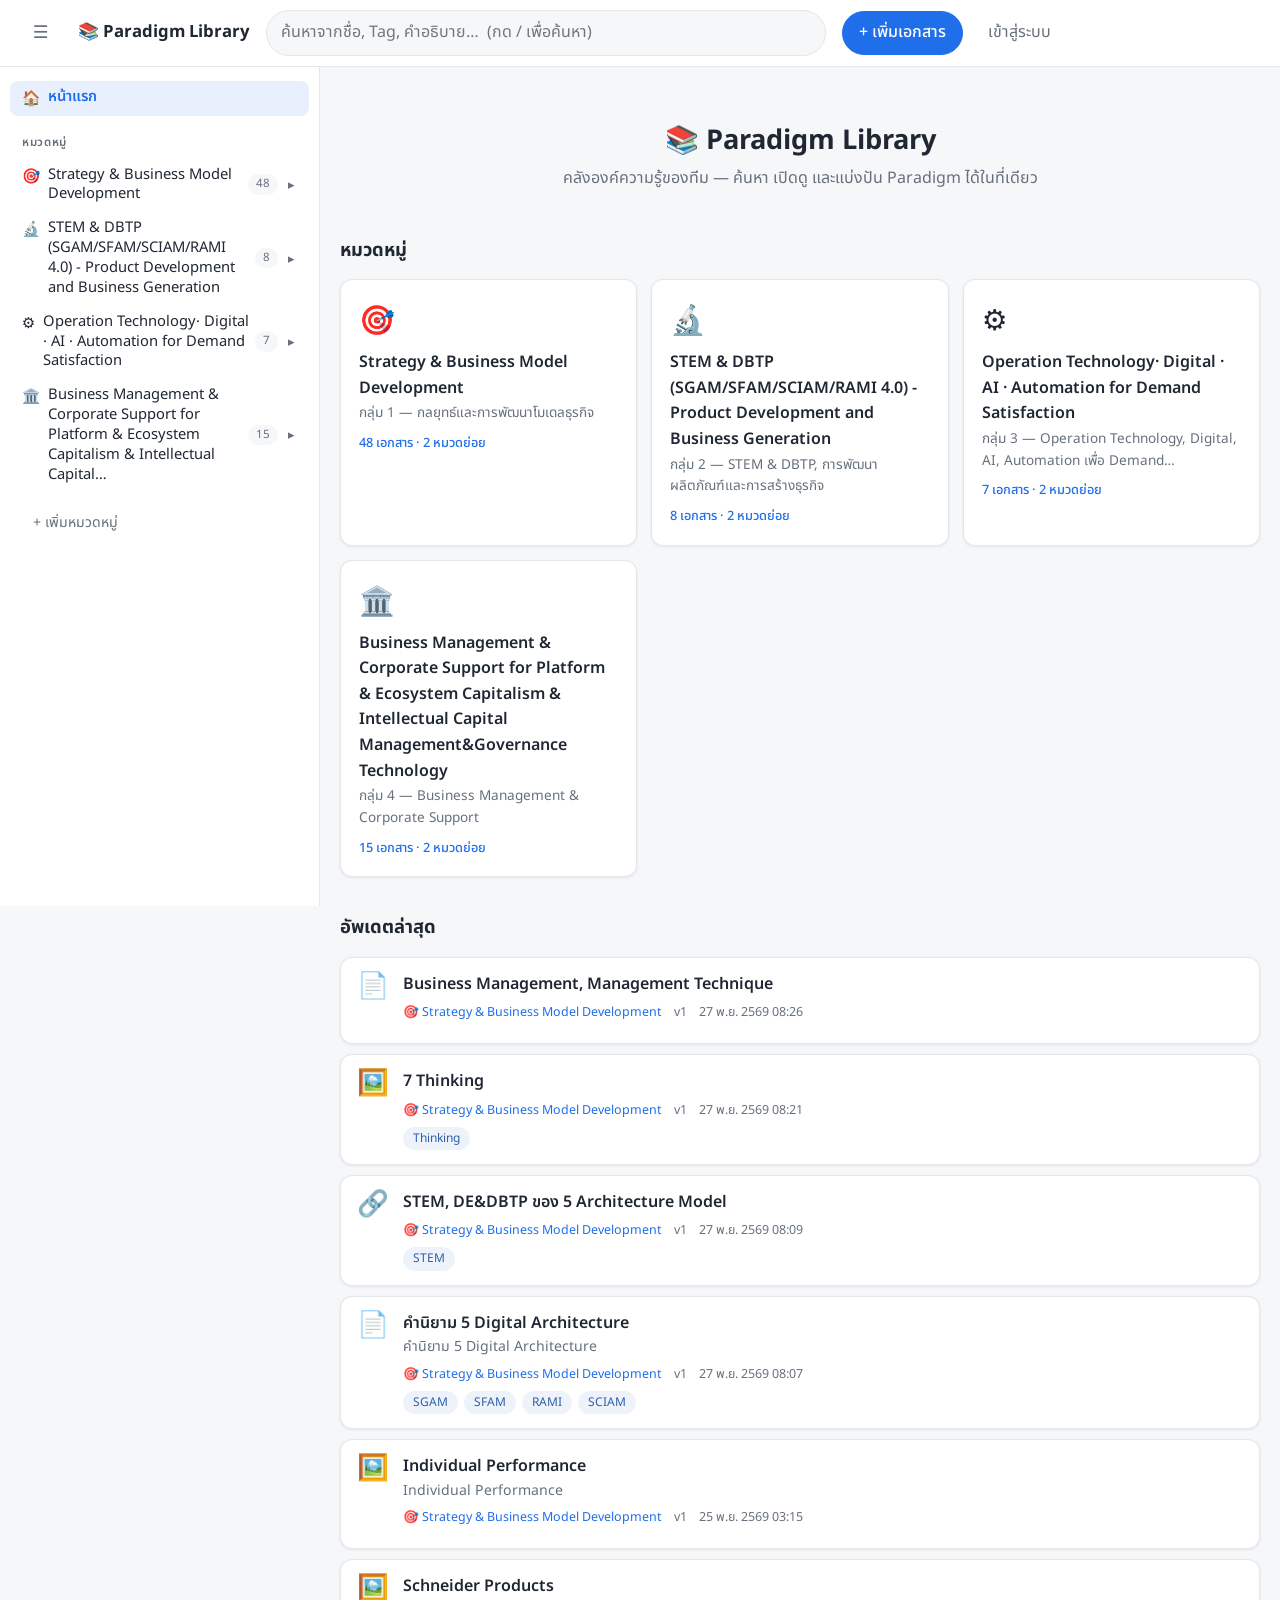
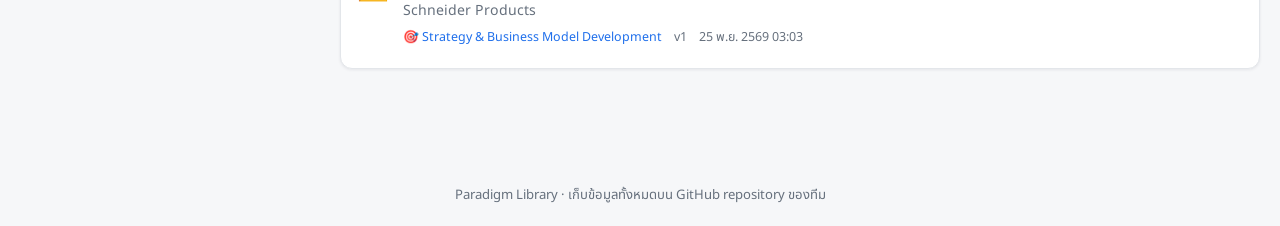
<file: index.html>
<!DOCTYPE html>
<html lang="th">
<head>
  <meta charset="UTF-8" />
  <meta name="viewport" content="width=device-width, initial-scale=1.0" />
  <title>Paradigm Library</title>
  <link rel="icon" href="data:image/svg+xml,<svg xmlns='http://www.w3.org/2000/svg' viewBox='0 0 100 100'><text y='.9em' font-size='90'>📚</text></svg>" />
  <link rel="preconnect" href="https://fonts.googleapis.com" />
  <link rel="preconnect" href="https://fonts.gstatic.com" crossorigin />
  <link href="https://fonts.googleapis.com/css2?family=Noto+Sans+Thai:wght@400;500;600;700&display=swap" rel="stylesheet" />
  <link rel="stylesheet" href="css/styles.css" />
</head>
<body>
  <header class="topbar">
    <button class="btn btn-ghost sidebar-toggle" id="btn-sidebar-toggle" aria-label="ซ่อน/แสดงเมนูหมวดหมู่" title="ซ่อน/แสดงเมนูหมวดหมู่">☰</button>
    <a class="brand" href="#/">📚 <span>Paradigm Library</span></a>
    <div class="search-wrap">
      <input id="search-input" type="search" placeholder="ค้นหาจากชื่อ, Tag, คำอธิบาย…  (กด / เพื่อค้นหา)" autocomplete="off" />
      <div id="search-dropdown" class="search-dropdown"></div>
    </div>
    <div class="topbar-actions">
      <button class="btn btn-primary" id="btn-add-doc">+ เพิ่มเอกสาร</button>
      <span id="auth-area"></span>
    </div>
  </header>

  <div class="layout">
    <aside class="sidebar" id="sidebar">
      <nav id="sidebar-nav"></nav>
      <button class="btn btn-ghost sidebar-add" id="btn-add-category">+ เพิ่มหมวดหมู่</button>
    </aside>
    <div class="sidebar-backdrop" id="sidebar-backdrop"></div>
    <main id="app" class="container"></main>
  </div>

  <footer class="footer">Paradigm Library · เก็บข้อมูลทั้งหมดบน GitHub repository ของทีม</footer>

  <div id="modal-root"></div>
  <div id="toast" class="toast"></div>

  <script src="js/github.js"></script>
  <script src="js/app.js"></script>
</body>
</html>
</file>
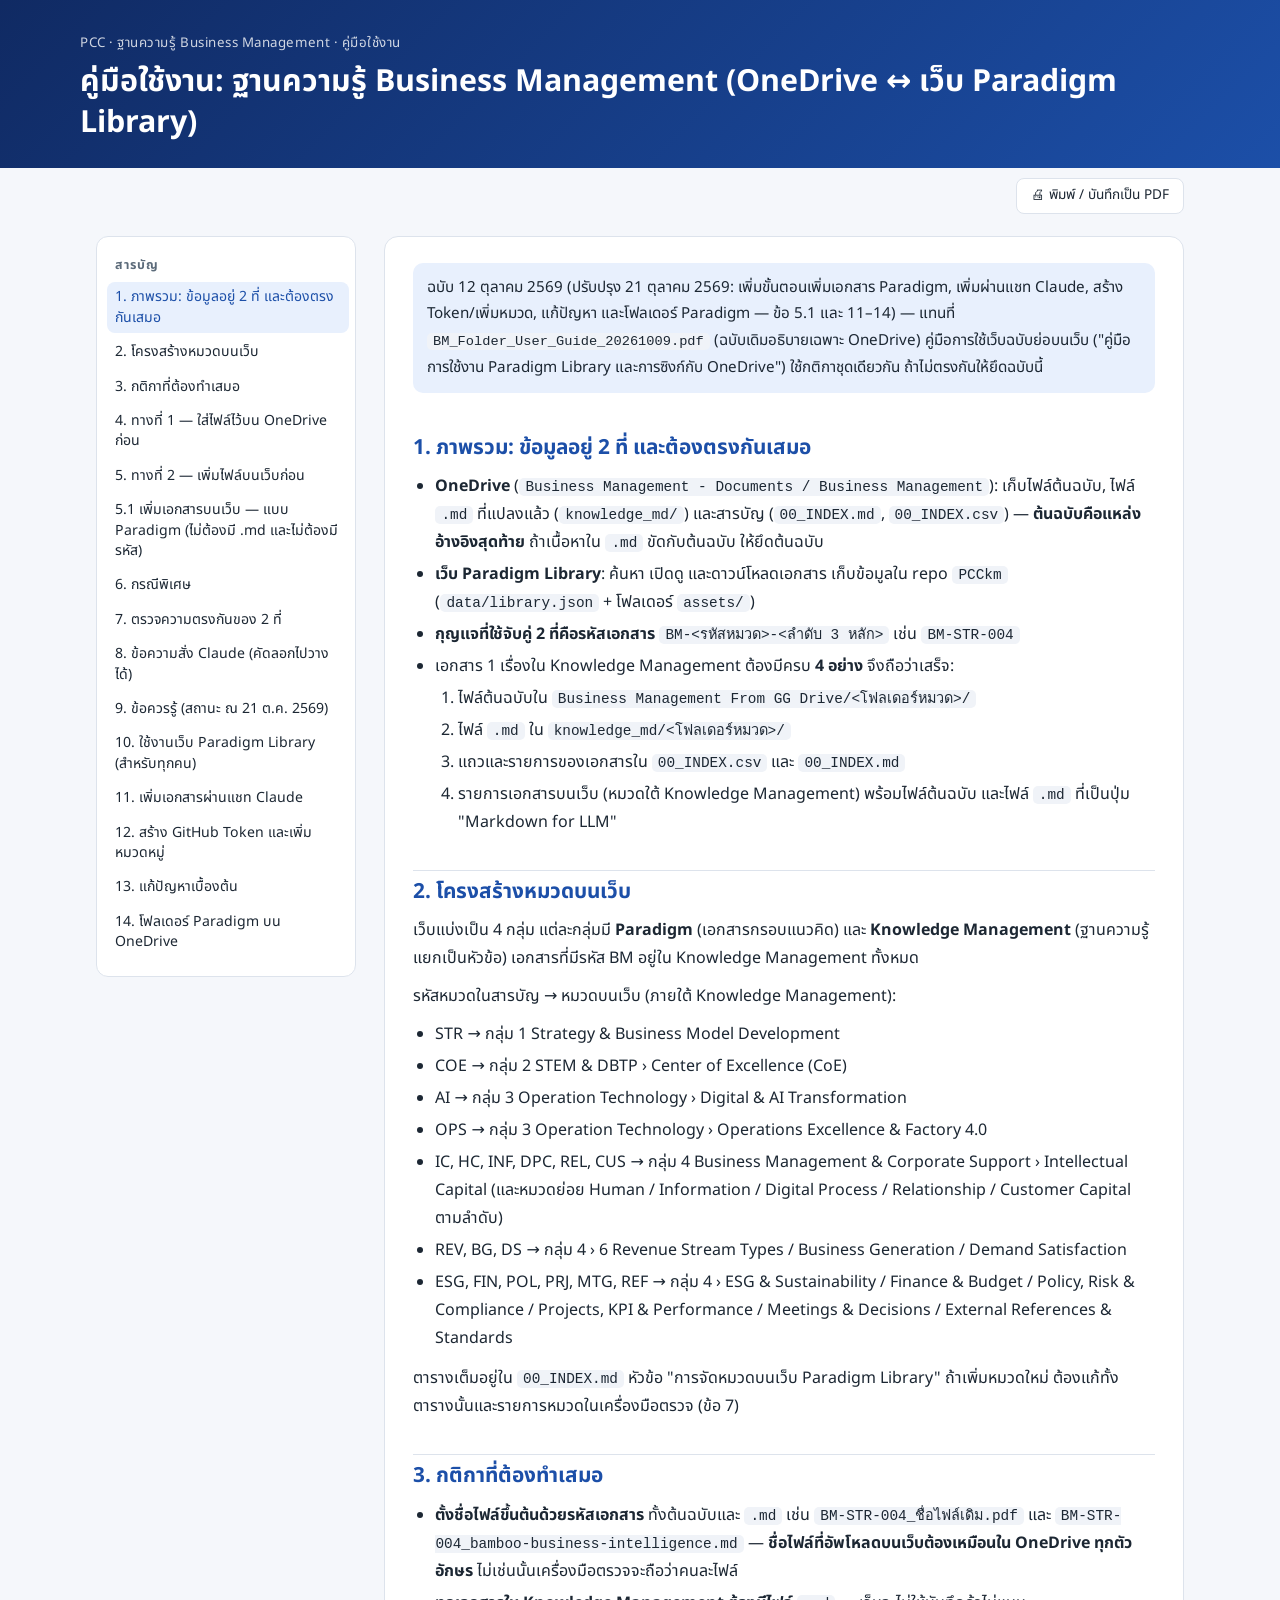
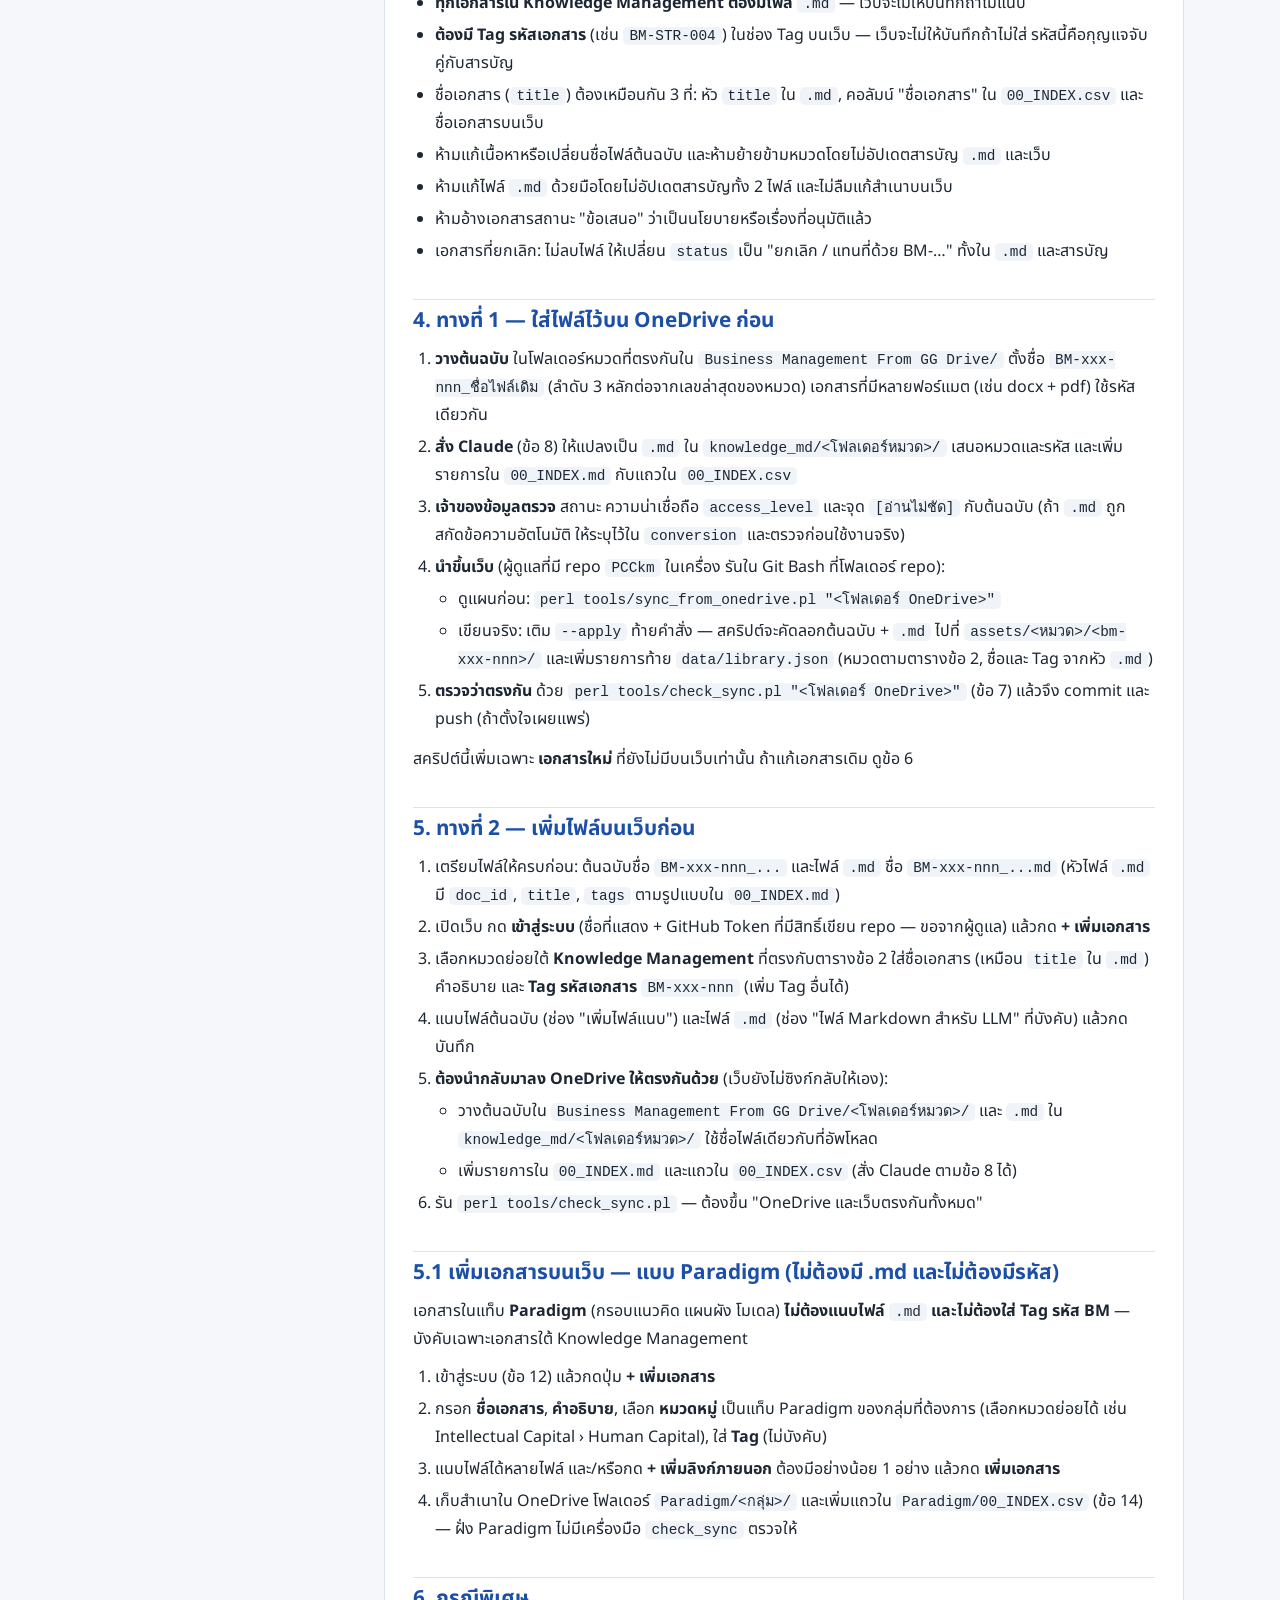
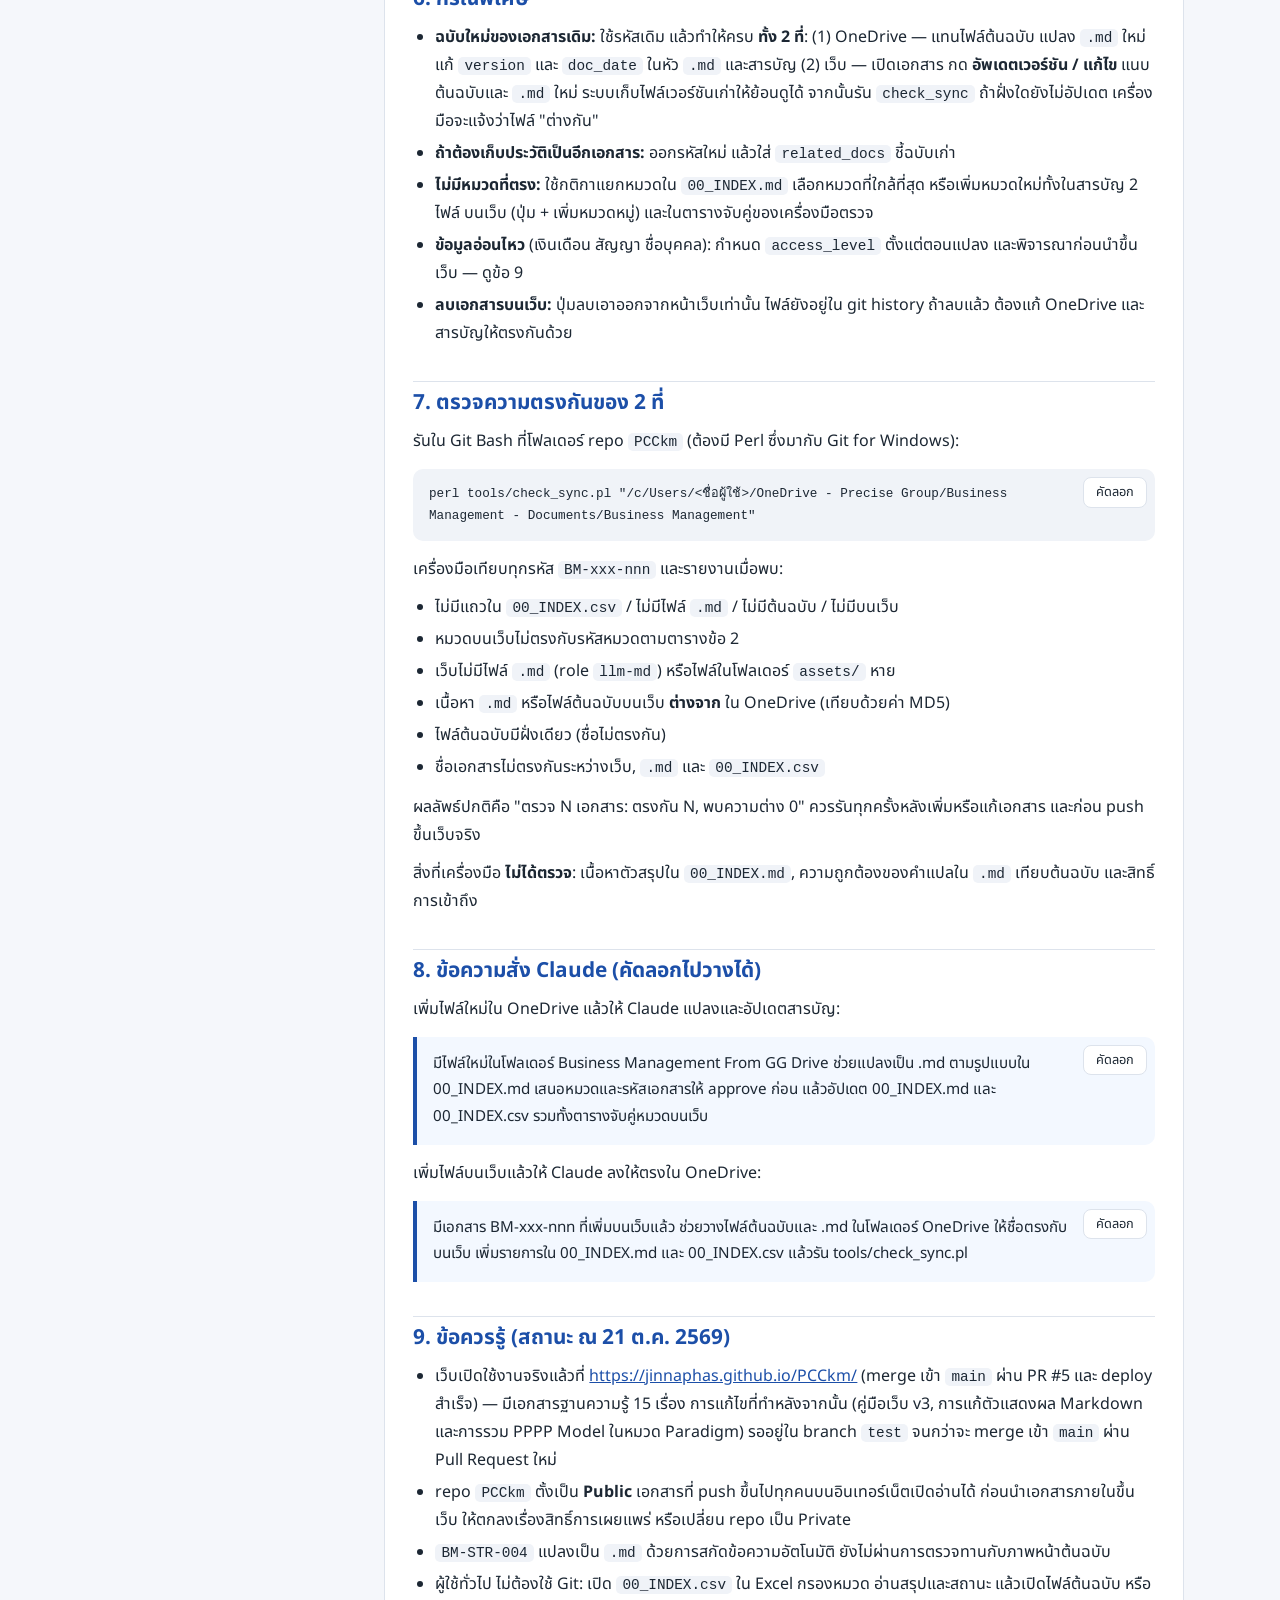
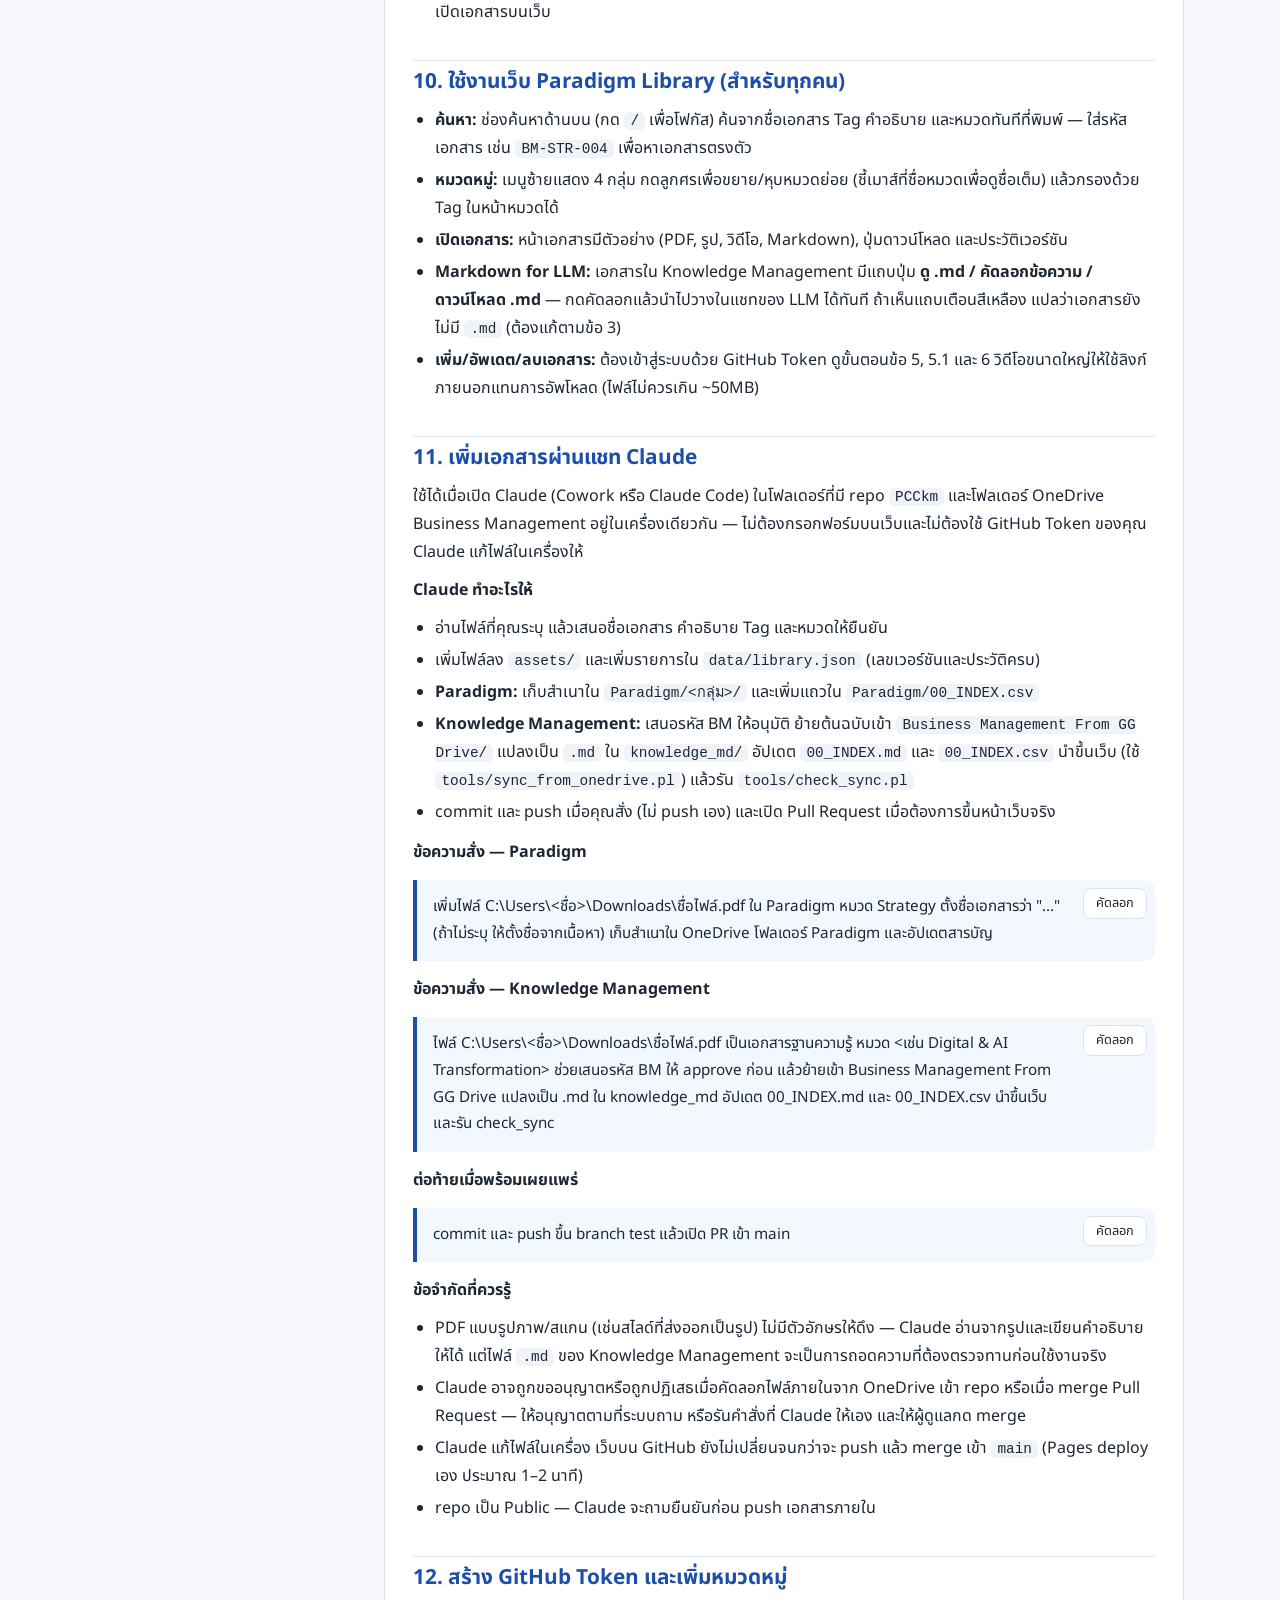
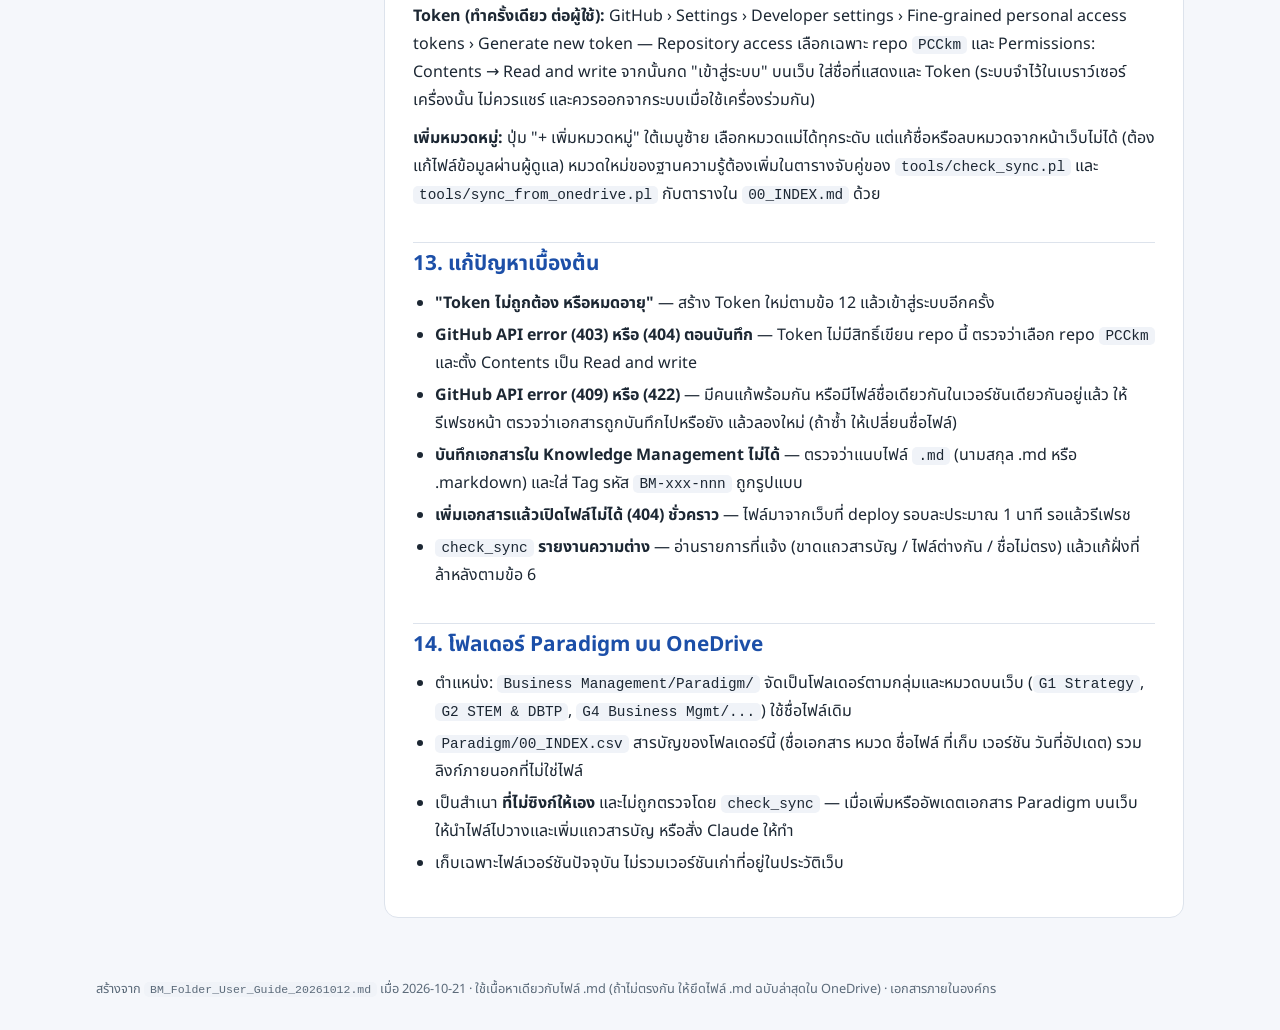
<file: docs/BM_Folder_User_Guide_20261012.html>
<!doctype html>
<html lang="th">
<head>
<meta charset="utf-8">
<meta name="viewport" content="width=device-width, initial-scale=1">
<title>คู่มือใช้งาน: ฐานความรู้ Business Management (OneDrive ↔ เว็บ Paradigm Library)</title>
<link rel="preconnect" href="https://fonts.googleapis.com"><link rel="preconnect" href="https://fonts.gstatic.com" crossorigin>
<link href="https://fonts.googleapis.com/css2?family=Noto+Sans+Thai:wght@400;500;600;700&display=swap" rel="stylesheet">
<style>
:root { --bg:#f5f7fb; --surface:#fff; --text:#1c2733; --dim:#5c6b7a; --border:#dde3ec; --primary:#1c4fa8; --primary-soft:#e8f0fd; --code-bg:#f0f3f8; --prompt-bg:#f3f8ff; --prompt-bar:#1c4fa8; --warn:#fff8e1; }
@media (prefers-color-scheme: dark) { :root:not([data-theme="light"]) { --bg:#10161d; --surface:#18212b; --text:#e6edf5; --dim:#9db0c3; --border:#2a3542; --primary:#7fb0ff; --primary-soft:#1f2f47; --code-bg:#202b38; --prompt-bg:#17283d; --prompt-bar:#7fb0ff; --warn:#3a3118; } }
* { box-sizing: border-box; }
html { scroll-behavior: smooth; scroll-padding-top: 16px; }
body { margin:0; background:var(--bg); color:var(--text); font:16px/1.75 "Noto Sans Thai","Sarabun",Tahoma,system-ui,sans-serif; }
.band { background:linear-gradient(135deg,#102a63,#1c4fa8); color:#fff; padding:28px 16px 24px; }
.band-in, .wrap { max-width:1120px; margin:0 auto; }
.band small { opacity:.8; letter-spacing:.04em; }
.band h1 { margin:6px 0 0; font-size:clamp(1.3rem,3.2vw,1.9rem); line-height:1.35; font-weight:700; }
.wrap { display:grid; grid-template-columns:260px minmax(0,1fr); gap:28px; padding:22px 16px 60px; }
nav.toc { position:sticky; top:16px; align-self:start; max-height:calc(100vh - 32px); overflow:auto; background:var(--surface); border:1px solid var(--border); border-radius:12px; padding:14px 6px 14px 10px; font-size:.88rem; }
nav.toc h2 { margin:0 8px 8px; font-size:.78rem; letter-spacing:.08em; text-transform:uppercase; color:var(--dim); }
nav.toc ol { list-style:none; margin:0; padding:0; }
nav.toc a { display:block; padding:5px 8px; border-radius:8px; color:var(--text); text-decoration:none; line-height:1.45; }
nav.toc a:hover, nav.toc a.on { background:var(--primary-soft); color:var(--primary); }
main { background:var(--surface); border:1px solid var(--border); border-radius:14px; padding:8px 28px 28px; min-width:0; }
.lead { margin:18px 0 6px; padding:12px 14px; background:var(--primary-soft); border-radius:10px; color:var(--text); font-size:.95rem; }
h2 { margin:34px 0 10px; padding-top:6px; font-size:1.3rem; line-height:1.4; color:var(--primary); border-top:1px solid var(--border); }
h2:first-of-type { border-top:0; }
h3 { margin:20px 0 6px; font-size:1.05rem; }
p { margin:10px 0; } ul, ol { margin:8px 0 12px; padding-left:1.4em; } li { margin:4px 0; } li > ul, li > ol { margin:4px 0; }
code { font:0.9em/1.4 ui-monospace,Consolas,"Courier New",monospace; background:var(--code-bg); padding:1px 6px; border-radius:5px; word-break:break-word; }
a { color:var(--primary); word-break:break-word; }
figure { margin:14px 0; position:relative; }
figure.prompt blockquote { margin:0; padding:14px 84px 14px 16px; background:var(--prompt-bg); border-left:4px solid var(--prompt-bar); border-radius:0 10px 10px 0; font-size:.95rem; }
figure.code pre { margin:0; padding:14px 84px 14px 16px; background:var(--code-bg); border-radius:10px; overflow:auto; font:0.88rem/1.55 ui-monospace,Consolas,"Courier New",monospace; white-space:pre-wrap; word-break:break-all; }
figure.code code { background:none; padding:0; }
.copy { position:absolute; top:8px; right:8px; border:1px solid var(--border); background:var(--surface); color:var(--text); border-radius:8px; padding:3px 12px; font:inherit; font-size:.8rem; cursor:pointer; }
.copy:hover { border-color:var(--primary); color:var(--primary); } .copy.done { background:var(--primary); color:#fff; border-color:var(--primary); }
footer { max-width:1120px; margin:0 auto; padding:0 16px 30px; color:var(--dim); font-size:.8rem; }
.tools { max-width:1120px; margin:0 auto; padding:10px 16px 0; display:flex; gap:10px; justify-content:flex-end; }
.tools button { border:1px solid var(--border); background:var(--surface); color:var(--text); border-radius:8px; padding:5px 14px; font:inherit; font-size:.85rem; cursor:pointer; }
@media (max-width: 900px) { .wrap { grid-template-columns:1fr; } nav.toc { position:static; max-height:none; } main { padding:4px 16px 20px; } }
@media print {
  @page { size:A4; margin:16mm 14mm; }
  body { background:#fff; color:#000; font-size:11pt; line-height:1.6; } .band { background:none; color:#000; padding:0 0 8px; border-bottom:2px solid #1c4fa8; } .band small { opacity:1; }
  .tools, nav.toc, .copy { display:none !important; } .wrap { display:block; padding:0; } main { border:0; padding:0; background:none; }
  h2 { break-after:avoid; color:#1c4fa8; } figure, li { break-inside:avoid; } a { color:#000; text-decoration:none; }
  figure.prompt blockquote { background:#f3f8ff; padding-right:12px; } figure.code pre { padding-right:12px; }
}
</style>
</head>
<body>
<header class="band"><div class="band-in"><small>PCC · ฐานความรู้ Business Management · คู่มือใช้งาน</small><h1>คู่มือใช้งาน: ฐานความรู้ Business Management (OneDrive ↔ เว็บ Paradigm Library)</h1></div></header>
<div class="tools"><button type="button" onclick="window.print()">🖨 พิมพ์ / บันทึกเป็น PDF</button></div>
<div class="wrap">
<nav class="toc" aria-label="สารบัญ"><h2>สารบัญ</h2><ol>
<li><a href="#1.-ภาพรวม-ข้อมูลอยู่-2-ที่-และต้องตรงกันเสมอ">1. ภาพรวม: ข้อมูลอยู่ 2 ที่ และต้องตรงกันเสมอ</a></li>
<li><a href="#2.-โครงสร้างหมวดบนเว็บ">2. โครงสร้างหมวดบนเว็บ</a></li>
<li><a href="#3.-กติกาที่ต้องทำเสมอ">3. กติกาที่ต้องทำเสมอ</a></li>
<li><a href="#4.-ทางที่-1-ใส่ไฟล์ไว้บน-OneDrive-ก่อน">4. ทางที่ 1 — ใส่ไฟล์ไว้บน OneDrive ก่อน</a></li>
<li><a href="#5.-ทางที่-2-เพิ่มไฟล์บนเว็บก่อน">5. ทางที่ 2 — เพิ่มไฟล์บนเว็บก่อน</a></li>
<li><a href="#5.1-เพิ่มเอกสารบนเว็บ-แบบ-Paradigm-ไม่ต้องมี-.md-และไม่ต้องมีรหัส">5.1 เพิ่มเอกสารบนเว็บ — แบบ Paradigm (ไม่ต้องมี .md และไม่ต้องมีรหัส)</a></li>
<li><a href="#6.-กรณีพิเศษ">6. กรณีพิเศษ</a></li>
<li><a href="#7.-ตรวจความตรงกันของ-2-ที่">7. ตรวจความตรงกันของ 2 ที่</a></li>
<li><a href="#8.-ข้อความสั่ง-Claude-คัดลอกไปวางได้">8. ข้อความสั่ง Claude (คัดลอกไปวางได้)</a></li>
<li><a href="#9.-ข้อควรรู้-สถานะ-ณ-21-ต.ค.-2569">9. ข้อควรรู้ (สถานะ ณ 21 ต.ค. 2569)</a></li>
<li><a href="#10.-ใช้งานเว็บ-Paradigm-Library-สำหรับทุกคน">10. ใช้งานเว็บ Paradigm Library (สำหรับทุกคน)</a></li>
<li><a href="#11.-เพิ่มเอกสารผ่านแชท-Claude">11. เพิ่มเอกสารผ่านแชท Claude</a></li>
<li><a href="#12.-สร้าง-GitHub-Token-และเพิ่มหมวดหมู่">12. สร้าง GitHub Token และเพิ่มหมวดหมู่</a></li>
<li><a href="#13.-แก้ปัญหาเบื้องต้น">13. แก้ปัญหาเบื้องต้น</a></li>
<li><a href="#14.-โฟลเดอร์-Paradigm-บน-OneDrive">14. โฟลเดอร์ Paradigm บน OneDrive</a></li>
</ol></nav>
<main>
<p class="lead">ฉบับ 12 ตุลาคม 2569 (ปรับปรุง 21 ตุลาคม 2569: เพิ่มขั้นตอนเพิ่มเอกสาร Paradigm, เพิ่มผ่านแชท Claude, สร้าง Token/เพิ่มหมวด, แก้ปัญหา และโฟลเดอร์ Paradigm — ข้อ 5.1 และ 11–14) — แทนที่ <code>BM_Folder_User_Guide_20261009.pdf</code> (ฉบับเดิมอธิบายเฉพาะ OneDrive) คู่มือการใช้เว็บฉบับย่อบนเว็บ (&quot;คู่มือการใช้งาน Paradigm Library และการซิงก์กับ OneDrive&quot;) ใช้กติกาชุดเดียวกัน ถ้าไม่ตรงกันให้ยึดฉบับนี้</p>
<h2 id="1.-ภาพรวม-ข้อมูลอยู่-2-ที่-และต้องตรงกันเสมอ">1. ภาพรวม: ข้อมูลอยู่ 2 ที่ และต้องตรงกันเสมอ</h2>
<ul>
<li><strong>OneDrive</strong> (<code>Business Management - Documents / Business Management</code>): เก็บไฟล์ต้นฉบับ, ไฟล์ <code>.md</code> ที่แปลงแล้ว (<code>knowledge_md/</code>) และสารบัญ (<code>00_INDEX.md</code>, <code>00_INDEX.csv</code>) — <strong>ต้นฉบับคือแหล่งอ้างอิงสุดท้าย</strong> ถ้าเนื้อหาใน <code>.md</code> ขัดกับต้นฉบับ ให้ยึดต้นฉบับ</li>
<li><strong>เว็บ Paradigm Library</strong>: ค้นหา เปิดดู และดาวน์โหลดเอกสาร เก็บข้อมูลใน repo <code>PCCkm</code> (<code>data/library.json</code> + โฟลเดอร์ <code>assets/</code>)</li>
<li><strong>กุญแจที่ใช้จับคู่ 2 ที่คือรหัสเอกสาร <code>BM-&lt;รหัสหมวด&gt;-&lt;ลำดับ 3 หลัก&gt;</code></strong> เช่น <code>BM-STR-004</code></li>
<li>เอกสาร 1 เรื่องใน Knowledge Management ต้องมีครบ <strong>4 อย่าง</strong> จึงถือว่าเสร็จ:<ol>
<li>ไฟล์ต้นฉบับใน <code>Business Management From GG Drive/&lt;โฟลเดอร์หมวด&gt;/</code></li>
<li>ไฟล์ <code>.md</code> ใน <code>knowledge_md/&lt;โฟลเดอร์หมวด&gt;/</code></li>
<li>แถวและรายการของเอกสารใน <code>00_INDEX.csv</code> และ <code>00_INDEX.md</code></li>
<li>รายการเอกสารบนเว็บ (หมวดใต้ Knowledge Management) พร้อมไฟล์ต้นฉบับ และไฟล์ <code>.md</code> ที่เป็นปุ่ม &quot;Markdown for LLM&quot;</li></ol>
</li></ul>
<h2 id="2.-โครงสร้างหมวดบนเว็บ">2. โครงสร้างหมวดบนเว็บ</h2>
<p>เว็บแบ่งเป็น 4 กลุ่ม แต่ละกลุ่มมี <strong>Paradigm</strong> (เอกสารกรอบแนวคิด) และ <strong>Knowledge Management</strong> (ฐานความรู้ แยกเป็นหัวข้อ) เอกสารที่มีรหัส BM อยู่ใน Knowledge Management ทั้งหมด</p>
<p>รหัสหมวดในสารบัญ → หมวดบนเว็บ (ภายใต้ Knowledge Management):</p>
<ul>
<li>STR → กลุ่ม 1 Strategy &amp; Business Model Development</li>
<li>COE → กลุ่ม 2 STEM &amp; DBTP › Center of Excellence (CoE)</li>
<li>AI → กลุ่ม 3 Operation Technology › Digital &amp; AI Transformation</li>
<li>OPS → กลุ่ม 3 Operation Technology › Operations Excellence &amp; Factory 4.0</li>
<li>IC, HC, INF, DPC, REL, CUS → กลุ่ม 4 Business Management &amp; Corporate Support › Intellectual Capital (และหมวดย่อย Human / Information / Digital Process / Relationship / Customer Capital ตามลำดับ)</li>
<li>REV, BG, DS → กลุ่ม 4 › 6 Revenue Stream Types / Business Generation / Demand Satisfaction</li>
<li>ESG, FIN, POL, PRJ, MTG, REF → กลุ่ม 4 › ESG &amp; Sustainability / Finance &amp; Budget / Policy, Risk &amp; Compliance / Projects, KPI &amp; Performance / Meetings &amp; Decisions / External References &amp; Standards</li></ul>
<p>ตารางเต็มอยู่ใน <code>00_INDEX.md</code> หัวข้อ &quot;การจัดหมวดบนเว็บ Paradigm Library&quot; ถ้าเพิ่มหมวดใหม่ ต้องแก้ทั้งตารางนั้นและรายการหมวดในเครื่องมือตรวจ (ข้อ 7)</p>
<h2 id="3.-กติกาที่ต้องทำเสมอ">3. กติกาที่ต้องทำเสมอ</h2>
<ul>
<li><strong>ตั้งชื่อไฟล์ขึ้นต้นด้วยรหัสเอกสาร</strong> ทั้งต้นฉบับและ <code>.md</code> เช่น <code>BM-STR-004_ชื่อไฟล์เดิม.pdf</code> และ <code>BM-STR-004_bamboo-business-intelligence.md</code> — <strong>ชื่อไฟล์ที่อัพโหลดบนเว็บต้องเหมือนใน OneDrive ทุกตัวอักษร</strong> ไม่เช่นนั้นเครื่องมือตรวจจะถือว่าคนละไฟล์</li>
<li><strong>ทุกเอกสารใน Knowledge Management ต้องมีไฟล์ <code>.md</code></strong> — เว็บจะไม่ให้บันทึกถ้าไม่แนบ</li>
<li><strong>ต้องมี Tag รหัสเอกสาร</strong> (เช่น <code>BM-STR-004</code>) ในช่อง Tag บนเว็บ — เว็บจะไม่ให้บันทึกถ้าไม่ใส่ รหัสนี้คือกุญแจจับคู่กับสารบัญ</li>
<li>ชื่อเอกสาร (<code>title</code>) ต้องเหมือนกัน 3 ที่: หัว <code>title</code> ใน <code>.md</code>, คอลัมน์ &quot;ชื่อเอกสาร&quot; ใน <code>00_INDEX.csv</code> และชื่อเอกสารบนเว็บ</li>
<li>ห้ามแก้เนื้อหาหรือเปลี่ยนชื่อไฟล์ต้นฉบับ และห้ามย้ายข้ามหมวดโดยไม่อัปเดตสารบัญ <code>.md</code> และเว็บ</li>
<li>ห้ามแก้ไฟล์ <code>.md</code> ด้วยมือโดยไม่อัปเดตสารบัญทั้ง 2 ไฟล์ และไม่ลืมแก้สำเนาบนเว็บ</li>
<li>ห้ามอ้างเอกสารสถานะ &quot;ข้อเสนอ&quot; ว่าเป็นนโยบายหรือเรื่องที่อนุมัติแล้ว</li>
<li>เอกสารที่ยกเลิก: ไม่ลบไฟล์ ให้เปลี่ยน <code>status</code> เป็น &quot;ยกเลิก / แทนที่ด้วย BM-…&quot; ทั้งใน <code>.md</code> และสารบัญ</li></ul>
<h2 id="4.-ทางที่-1-ใส่ไฟล์ไว้บน-OneDrive-ก่อน">4. ทางที่ 1 — ใส่ไฟล์ไว้บน OneDrive ก่อน</h2>
<ol>
<li><strong>วางต้นฉบับ</strong> ในโฟลเดอร์หมวดที่ตรงกันใน <code>Business Management From GG Drive/</code> ตั้งชื่อ <code>BM-xxx-nnn_ชื่อไฟล์เดิม</code> (ลำดับ 3 หลักต่อจากเลขล่าสุดของหมวด) เอกสารที่มีหลายฟอร์แมต (เช่น docx + pdf) ใช้รหัสเดียวกัน</li>
<li><strong>สั่ง Claude</strong> (ข้อ 8) ให้แปลงเป็น <code>.md</code> ใน <code>knowledge_md/&lt;โฟลเดอร์หมวด&gt;/</code> เสนอหมวดและรหัส และเพิ่มรายการใน <code>00_INDEX.md</code> กับแถวใน <code>00_INDEX.csv</code></li>
<li><strong>เจ้าของข้อมูลตรวจ</strong> สถานะ ความน่าเชื่อถือ <code>access_level</code> และจุด <code>[อ่านไม่ชัด]</code> กับต้นฉบับ (ถ้า <code>.md</code> ถูกสกัดข้อความอัตโนมัติ ให้ระบุไว้ใน <code>conversion</code> และตรวจก่อนใช้งานจริง)</li>
<li><strong>นำขึ้นเว็บ</strong> (ผู้ดูแลที่มี repo <code>PCCkm</code> ในเครื่อง รันใน Git Bash ที่โฟลเดอร์ repo):<ul>
<li>ดูแผนก่อน: <code>perl tools/sync_from_onedrive.pl &quot;&lt;โฟลเดอร์ OneDrive&gt;&quot;</code></li>
<li>เขียนจริง: เติม <code>--apply</code> ท้ายคำสั่ง — สคริปต์จะคัดลอกต้นฉบับ + <code>.md</code> ไปที่ <code>assets/&lt;หมวด&gt;/&lt;bm-xxx-nnn&gt;/</code> และเพิ่มรายการท้าย <code>data/library.json</code> (หมวดตามตารางข้อ 2, ชื่อและ Tag จากหัว <code>.md</code>)</li></ul>
</li>
<li><strong>ตรวจว่าตรงกัน</strong> ด้วย <code>perl tools/check_sync.pl &quot;&lt;โฟลเดอร์ OneDrive&gt;&quot;</code> (ข้อ 7) แล้วจึง commit และ push (ถ้าตั้งใจเผยแพร่)</li></ol>
<p>สคริปต์นี้เพิ่มเฉพาะ <strong>เอกสารใหม่</strong> ที่ยังไม่มีบนเว็บเท่านั้น ถ้าแก้เอกสารเดิม ดูข้อ 6</p>
<h2 id="5.-ทางที่-2-เพิ่มไฟล์บนเว็บก่อน">5. ทางที่ 2 — เพิ่มไฟล์บนเว็บก่อน</h2>
<ol>
<li>เตรียมไฟล์ให้ครบก่อน: ต้นฉบับชื่อ <code>BM-xxx-nnn_...</code> และไฟล์ <code>.md</code> ชื่อ <code>BM-xxx-nnn_...md</code> (หัวไฟล์ <code>.md</code> มี <code>doc_id</code>, <code>title</code>, <code>tags</code> ตามรูปแบบใน <code>00_INDEX.md</code>)</li>
<li>เปิดเว็บ กด <strong>เข้าสู่ระบบ</strong> (ชื่อที่แสดง + GitHub Token ที่มีสิทธิ์เขียน repo — ขอจากผู้ดูแล) แล้วกด <strong>+ เพิ่มเอกสาร</strong></li>
<li>เลือกหมวดย่อยใต้ <strong>Knowledge Management</strong> ที่ตรงกับตารางข้อ 2 ใส่ชื่อเอกสาร (เหมือน <code>title</code> ใน <code>.md</code>) คำอธิบาย และ <strong>Tag รหัสเอกสาร</strong> <code>BM-xxx-nnn</code> (เพิ่ม Tag อื่นได้)</li>
<li>แนบไฟล์ต้นฉบับ (ช่อง &quot;เพิ่มไฟล์แนบ&quot;) และไฟล์ <code>.md</code> (ช่อง &quot;ไฟล์ Markdown สำหรับ LLM&quot; ที่บังคับ) แล้วกดบันทึก</li>
<li><strong>ต้องนำกลับมาลง OneDrive ให้ตรงกันด้วย</strong> (เว็บยังไม่ซิงก์กลับให้เอง):<ul>
<li>วางต้นฉบับใน <code>Business Management From GG Drive/&lt;โฟลเดอร์หมวด&gt;/</code> และ <code>.md</code> ใน <code>knowledge_md/&lt;โฟลเดอร์หมวด&gt;/</code> ใช้ชื่อไฟล์เดียวกับที่อัพโหลด</li>
<li>เพิ่มรายการใน <code>00_INDEX.md</code> และแถวใน <code>00_INDEX.csv</code> (สั่ง Claude ตามข้อ 8 ได้)</li></ul>
</li>
<li>รัน <code>perl tools/check_sync.pl</code> — ต้องขึ้น &quot;OneDrive และเว็บตรงกันทั้งหมด&quot;</li></ol>
<h2 id="5.1-เพิ่มเอกสารบนเว็บ-แบบ-Paradigm-ไม่ต้องมี-.md-และไม่ต้องมีรหัส">5.1 เพิ่มเอกสารบนเว็บ — แบบ Paradigm (ไม่ต้องมี .md และไม่ต้องมีรหัส)</h2>
<p>เอกสารในแท็บ <strong>Paradigm</strong> (กรอบแนวคิด แผนผัง โมเดล) <strong>ไม่ต้องแนบไฟล์ <code>.md</code> และไม่ต้องใส่ Tag รหัส BM</strong> — บังคับเฉพาะเอกสารใต้ Knowledge Management</p>
<ol>
<li>เข้าสู่ระบบ (ข้อ 12) แล้วกดปุ่ม <strong>+ เพิ่มเอกสาร</strong></li>
<li>กรอก <strong>ชื่อเอกสาร</strong>, <strong>คำอธิบาย</strong>, เลือก <strong>หมวดหมู่</strong> เป็นแท็บ Paradigm ของกลุ่มที่ต้องการ (เลือกหมวดย่อยได้ เช่น Intellectual Capital › Human Capital), ใส่ <strong>Tag</strong> (ไม่บังคับ)</li>
<li>แนบไฟล์ได้หลายไฟล์ และ/หรือกด <strong>+ เพิ่มลิงก์ภายนอก</strong> ต้องมีอย่างน้อย 1 อย่าง แล้วกด <strong>เพิ่มเอกสาร</strong></li>
<li>เก็บสำเนาใน OneDrive โฟลเดอร์ <code>Paradigm/&lt;กลุ่ม&gt;/</code> และเพิ่มแถวใน <code>Paradigm/00_INDEX.csv</code> (ข้อ 14) — ฝั่ง Paradigm ไม่มีเครื่องมือ <code>check_sync</code> ตรวจให้</li></ol>
<h2 id="6.-กรณีพิเศษ">6. กรณีพิเศษ</h2>
<ul>
<li><strong>ฉบับใหม่ของเอกสารเดิม:</strong> ใช้รหัสเดิม แล้วทำให้ครบ <strong>ทั้ง 2 ที่</strong>: (1) OneDrive — แทนไฟล์ต้นฉบับ แปลง <code>.md</code> ใหม่ แก้ <code>version</code> และ <code>doc_date</code> ในหัว <code>.md</code> และสารบัญ (2) เว็บ — เปิดเอกสาร กด <strong>อัพเดตเวอร์ชัน / แก้ไข</strong> แนบต้นฉบับและ <code>.md</code> ใหม่ ระบบเก็บไฟล์เวอร์ชันเก่าให้ย้อนดูได้ จากนั้นรัน <code>check_sync</code> ถ้าฝั่งใดยังไม่อัปเดต เครื่องมือจะแจ้งว่าไฟล์ &quot;ต่างกัน&quot;</li>
<li><strong>ถ้าต้องเก็บประวัติเป็นอีกเอกสาร:</strong> ออกรหัสใหม่ แล้วใส่ <code>related_docs</code> ชี้ฉบับเก่า</li>
<li><strong>ไม่มีหมวดที่ตรง:</strong> ใช้กติกาแยกหมวดใน <code>00_INDEX.md</code> เลือกหมวดที่ใกล้ที่สุด หรือเพิ่มหมวดใหม่ทั้งในสารบัญ 2 ไฟล์ บนเว็บ (ปุ่ม + เพิ่มหมวดหมู่) และในตารางจับคู่ของเครื่องมือตรวจ</li>
<li><strong>ข้อมูลอ่อนไหว</strong> (เงินเดือน สัญญา ชื่อบุคคล): กำหนด <code>access_level</code> ตั้งแต่ตอนแปลง และพิจารณาก่อนนำขึ้นเว็บ — ดูข้อ 9</li>
<li><strong>ลบเอกสารบนเว็บ:</strong> ปุ่มลบเอาออกจากหน้าเว็บเท่านั้น ไฟล์ยังอยู่ใน git history ถ้าลบแล้ว ต้องแก้ OneDrive และสารบัญให้ตรงกันด้วย</li></ul>
<h2 id="7.-ตรวจความตรงกันของ-2-ที่">7. ตรวจความตรงกันของ 2 ที่</h2>
<p>รันใน Git Bash ที่โฟลเดอร์ repo <code>PCCkm</code> (ต้องมี Perl ซึ่งมากับ Git for Windows):</p>
<figure class="code"><pre id="c0"><code>perl tools/check_sync.pl &quot;/c/Users/&lt;ชื่อผู้ใช้&gt;/OneDrive - Precise Group/Business Management - Documents/Business Management&quot;
</code></pre><button type="button" class="copy" data-target="c0">คัดลอก</button></figure>
<p>เครื่องมือเทียบทุกรหัส <code>BM-xxx-nnn</code> และรายงานเมื่อพบ:</p>
<ul>
<li>ไม่มีแถวใน <code>00_INDEX.csv</code> / ไม่มีไฟล์ <code>.md</code> / ไม่มีต้นฉบับ / ไม่มีบนเว็บ</li>
<li>หมวดบนเว็บไม่ตรงกับรหัสหมวดตามตารางข้อ 2</li>
<li>เว็บไม่มีไฟล์ <code>.md</code> (role <code>llm-md</code>) หรือไฟล์ในโฟลเดอร์ <code>assets/</code> หาย</li>
<li>เนื้อหา <code>.md</code> หรือไฟล์ต้นฉบับบนเว็บ <strong>ต่างจาก</strong> ใน OneDrive (เทียบด้วยค่า MD5)</li>
<li>ไฟล์ต้นฉบับมีฝั่งเดียว (ชื่อไม่ตรงกัน)</li>
<li>ชื่อเอกสารไม่ตรงกันระหว่างเว็บ, <code>.md</code> และ <code>00_INDEX.csv</code></li></ul>
<p>ผลลัพธ์ปกติคือ &quot;ตรวจ N เอกสาร: ตรงกัน N, พบความต่าง 0&quot; ควรรันทุกครั้งหลังเพิ่มหรือแก้เอกสาร และก่อน push ขึ้นเว็บจริง</p>
<p>สิ่งที่เครื่องมือ <strong>ไม่ได้ตรวจ</strong>: เนื้อหาตัวสรุปใน <code>00_INDEX.md</code>, ความถูกต้องของคำแปลใน <code>.md</code> เทียบต้นฉบับ และสิทธิ์การเข้าถึง</p>
<h2 id="8.-ข้อความสั่ง-Claude-คัดลอกไปวางได้">8. ข้อความสั่ง Claude (คัดลอกไปวางได้)</h2>
<p>เพิ่มไฟล์ใหม่ใน OneDrive แล้วให้ Claude แปลงและอัปเดตสารบัญ:</p>
<figure class="prompt"><blockquote id="q982909332">มีไฟล์ใหม่ในโฟลเดอร์ Business Management From GG Drive ช่วยแปลงเป็น .md ตามรูปแบบใน 00_INDEX.md เสนอหมวดและรหัสเอกสารให้ approve ก่อน แล้วอัปเดต 00_INDEX.md และ 00_INDEX.csv รวมทั้งตารางจับคู่หมวดบนเว็บ</blockquote><button type="button" class="copy" data-target="q982909332">คัดลอก</button></figure>
<p>เพิ่มไฟล์บนเว็บแล้วให้ Claude ลงให้ตรงใน OneDrive:</p>
<figure class="prompt"><blockquote id="q717089405">มีเอกสาร BM-xxx-nnn ที่เพิ่มบนเว็บแล้ว ช่วยวางไฟล์ต้นฉบับและ .md ในโฟลเดอร์ OneDrive ให้ชื่อตรงกับบนเว็บ เพิ่มรายการใน 00_INDEX.md และ 00_INDEX.csv แล้วรัน tools/check_sync.pl</blockquote><button type="button" class="copy" data-target="q717089405">คัดลอก</button></figure>
<h2 id="9.-ข้อควรรู้-สถานะ-ณ-21-ต.ค.-2569">9. ข้อควรรู้ (สถานะ ณ 21 ต.ค. 2569)</h2>
<ul>
<li>เว็บเปิดใช้งานจริงแล้วที่ <a href="https://jinnaphas.github.io/PCCkm/" target="_blank" rel="noopener">https://jinnaphas.github.io/PCCkm/</a> (merge เข้า <code>main</code> ผ่าน PR #5 และ deploy สำเร็จ) — มีเอกสารฐานความรู้ 15 เรื่อง การแก้ไขที่ทำหลังจากนั้น (คู่มือเว็บ v3, การแก้ตัวแสดงผล Markdown และการรวม PPPP Model ในหมวด Paradigm) รออยู่ใน branch <code>test</code> จนกว่าจะ merge เข้า <code>main</code> ผ่าน Pull Request ใหม่</li>
<li>repo <code>PCCkm</code> ตั้งเป็น <strong>Public</strong> เอกสารที่ push ขึ้นไปทุกคนบนอินเทอร์เน็ตเปิดอ่านได้ ก่อนนำเอกสารภายในขึ้นเว็บ ให้ตกลงเรื่องสิทธิ์การเผยแพร่ หรือเปลี่ยน repo เป็น Private</li>
<li><code>BM-STR-004</code> แปลงเป็น <code>.md</code> ด้วยการสกัดข้อความอัตโนมัติ ยังไม่ผ่านการตรวจทานกับภาพหน้าต้นฉบับ</li>
<li>ผู้ใช้ทั่วไป ไม่ต้องใช้ Git: เปิด <code>00_INDEX.csv</code> ใน Excel กรองหมวด อ่านสรุปและสถานะ แล้วเปิดไฟล์ต้นฉบับ หรือเปิดเอกสารบนเว็บ</li></ul>
<h2 id="10.-ใช้งานเว็บ-Paradigm-Library-สำหรับทุกคน">10. ใช้งานเว็บ Paradigm Library (สำหรับทุกคน)</h2>
<ul>
<li><strong>ค้นหา:</strong> ช่องค้นหาด้านบน (กด <code>/</code> เพื่อโฟกัส) ค้นจากชื่อเอกสาร Tag คำอธิบาย และหมวดทันทีที่พิมพ์ — ใส่รหัสเอกสาร เช่น <code>BM-STR-004</code> เพื่อหาเอกสารตรงตัว</li>
<li><strong>หมวดหมู่:</strong> เมนูซ้ายแสดง 4 กลุ่ม กดลูกศรเพื่อขยาย/หุบหมวดย่อย (ชี้เมาส์ที่ชื่อหมวดเพื่อดูชื่อเต็ม) แล้วกรองด้วย Tag ในหน้าหมวดได้</li>
<li><strong>เปิดเอกสาร:</strong> หน้าเอกสารมีตัวอย่าง (PDF, รูป, วิดีโอ, Markdown), ปุ่มดาวน์โหลด และประวัติเวอร์ชัน</li>
<li><strong>Markdown for LLM:</strong> เอกสารใน Knowledge Management มีแถบปุ่ม <strong>ดู .md / คัดลอกข้อความ / ดาวน์โหลด .md</strong> — กดคัดลอกแล้วนำไปวางในแชทของ LLM ได้ทันที ถ้าเห็นแถบเตือนสีเหลือง แปลว่าเอกสารยังไม่มี <code>.md</code> (ต้องแก้ตามข้อ 3)</li>
<li><strong>เพิ่ม/อัพเดต/ลบเอกสาร:</strong> ต้องเข้าสู่ระบบด้วย GitHub Token ดูขั้นตอนข้อ 5, 5.1 และ 6 วิดีโอขนาดใหญ่ให้ใช้ลิงก์ภายนอกแทนการอัพโหลด (ไฟล์ไม่ควรเกิน ~50MB)</li></ul>
<h2 id="11.-เพิ่มเอกสารผ่านแชท-Claude">11. เพิ่มเอกสารผ่านแชท Claude</h2>
<p>ใช้ได้เมื่อเปิด Claude (Cowork หรือ Claude Code) ในโฟลเดอร์ที่มี repo <code>PCCkm</code> และโฟลเดอร์ OneDrive Business Management อยู่ในเครื่องเดียวกัน — ไม่ต้องกรอกฟอร์มบนเว็บและไม่ต้องใช้ GitHub Token ของคุณ Claude แก้ไฟล์ในเครื่องให้</p>
<p><strong>Claude ทำอะไรให้</strong></p>
<ul>
<li>อ่านไฟล์ที่คุณระบุ แล้วเสนอชื่อเอกสาร คำอธิบาย Tag และหมวดให้ยืนยัน</li>
<li>เพิ่มไฟล์ลง <code>assets/</code> และเพิ่มรายการใน <code>data/library.json</code> (เลขเวอร์ชันและประวัติครบ)</li>
<li><strong>Paradigm:</strong> เก็บสำเนาใน <code>Paradigm/&lt;กลุ่ม&gt;/</code> และเพิ่มแถวใน <code>Paradigm/00_INDEX.csv</code></li>
<li><strong>Knowledge Management:</strong> เสนอรหัส BM ให้อนุมัติ ย้ายต้นฉบับเข้า <code>Business Management From GG Drive/</code> แปลงเป็น <code>.md</code> ใน <code>knowledge_md/</code> อัปเดต <code>00_INDEX.md</code> และ <code>00_INDEX.csv</code> นำขึ้นเว็บ (ใช้ <code>tools/sync_from_onedrive.pl</code>) แล้วรัน <code>tools/check_sync.pl</code></li>
<li>commit และ push เมื่อคุณสั่ง (ไม่ push เอง) และเปิด Pull Request เมื่อต้องการขึ้นหน้าเว็บจริง</li></ul>
<p><strong>ข้อความสั่ง — Paradigm</strong></p>
<figure class="prompt"><blockquote id="q398984380">เพิ่มไฟล์ C:\Users\&lt;ชื่อ&gt;\Downloads\ชื่อไฟล์.pdf ใน Paradigm หมวด Strategy ตั้งชื่อเอกสารว่า &quot;...&quot; (ถ้าไม่ระบุ ให้ตั้งชื่อจากเนื้อหา) เก็บสำเนาใน OneDrive โฟลเดอร์ Paradigm และอัปเดตสารบัญ</blockquote><button type="button" class="copy" data-target="q398984380">คัดลอก</button></figure>
<p><strong>ข้อความสั่ง — Knowledge Management</strong></p>
<figure class="prompt"><blockquote id="q724268962">ไฟล์ C:\Users\&lt;ชื่อ&gt;\Downloads\ชื่อไฟล์.pdf เป็นเอกสารฐานความรู้ หมวด &lt;เช่น Digital &amp; AI Transformation&gt; ช่วยเสนอรหัส BM ให้ approve ก่อน แล้วย้ายเข้า Business Management From GG Drive แปลงเป็น .md ใน knowledge_md อัปเดต 00_INDEX.md และ 00_INDEX.csv นำขึ้นเว็บ และรัน check_sync</blockquote><button type="button" class="copy" data-target="q724268962">คัดลอก</button></figure>
<p><strong>ต่อท้ายเมื่อพร้อมเผยแพร่</strong></p>
<figure class="prompt"><blockquote id="q415702530">commit และ push ขึ้น branch test แล้วเปิด PR เข้า main</blockquote><button type="button" class="copy" data-target="q415702530">คัดลอก</button></figure>
<p><strong>ข้อจำกัดที่ควรรู้</strong></p>
<ul>
<li>PDF แบบรูปภาพ/สแกน (เช่นสไลด์ที่ส่งออกเป็นรูป) ไม่มีตัวอักษรให้ดึง — Claude อ่านจากรูปและเขียนคำอธิบายให้ได้ แต่ไฟล์ <code>.md</code> ของ Knowledge Management จะเป็นการถอดความที่ต้องตรวจทานก่อนใช้งานจริง</li>
<li>Claude อาจถูกขออนุญาตหรือถูกปฏิเสธเมื่อคัดลอกไฟล์ภายในจาก OneDrive เข้า repo หรือเมื่อ merge Pull Request — ให้อนุญาตตามที่ระบบถาม หรือรันคำสั่งที่ Claude ให้เอง และให้ผู้ดูแลกด merge</li>
<li>Claude แก้ไฟล์ในเครื่อง เว็บบน GitHub ยังไม่เปลี่ยนจนกว่าจะ push แล้ว merge เข้า <code>main</code> (Pages deploy เอง ประมาณ 1–2 นาที)</li>
<li>repo เป็น Public — Claude จะถามยืนยันก่อน push เอกสารภายใน</li></ul>
<h2 id="12.-สร้าง-GitHub-Token-และเพิ่มหมวดหมู่">12. สร้าง GitHub Token และเพิ่มหมวดหมู่</h2>
<p><strong>Token (ทำครั้งเดียว ต่อผู้ใช้):</strong> GitHub › Settings › Developer settings › Fine-grained personal access tokens › Generate new token — Repository access เลือกเฉพาะ repo <code>PCCkm</code> และ Permissions: Contents → Read and write จากนั้นกด &quot;เข้าสู่ระบบ&quot; บนเว็บ ใส่ชื่อที่แสดงและ Token (ระบบจำไว้ในเบราว์เซอร์เครื่องนั้น ไม่ควรแชร์ และควรออกจากระบบเมื่อใช้เครื่องร่วมกัน)</p>
<p><strong>เพิ่มหมวดหมู่:</strong> ปุ่ม &quot;+ เพิ่มหมวดหมู่&quot; ใต้เมนูซ้าย เลือกหมวดแม่ได้ทุกระดับ แต่แก้ชื่อหรือลบหมวดจากหน้าเว็บไม่ได้ (ต้องแก้ไฟล์ข้อมูลผ่านผู้ดูแล) หมวดใหม่ของฐานความรู้ต้องเพิ่มในตารางจับคู่ของ <code>tools/check_sync.pl</code> และ <code>tools/sync_from_onedrive.pl</code> กับตารางใน <code>00_INDEX.md</code> ด้วย</p>
<h2 id="13.-แก้ปัญหาเบื้องต้น">13. แก้ปัญหาเบื้องต้น</h2>
<ul>
<li><strong>&quot;Token ไม่ถูกต้อง หรือหมดอายุ&quot;</strong> — สร้าง Token ใหม่ตามข้อ 12 แล้วเข้าสู่ระบบอีกครั้ง</li>
<li><strong>GitHub API error (403) หรือ (404) ตอนบันทึก</strong> — Token ไม่มีสิทธิ์เขียน repo นี้ ตรวจว่าเลือก repo <code>PCCkm</code> และตั้ง Contents เป็น Read and write</li>
<li><strong>GitHub API error (409) หรือ (422)</strong> — มีคนแก้พร้อมกัน หรือมีไฟล์ชื่อเดียวกันในเวอร์ชันเดียวกันอยู่แล้ว ให้รีเฟรชหน้า ตรวจว่าเอกสารถูกบันทึกไปหรือยัง แล้วลองใหม่ (ถ้าซ้ำ ให้เปลี่ยนชื่อไฟล์)</li>
<li><strong>บันทึกเอกสารใน Knowledge Management ไม่ได้</strong> — ตรวจว่าแนบไฟล์ <code>.md</code> (นามสกุล .md หรือ .markdown) และใส่ Tag รหัส <code>BM-xxx-nnn</code> ถูกรูปแบบ</li>
<li><strong>เพิ่มเอกสารแล้วเปิดไฟล์ไม่ได้ (404) ชั่วคราว</strong> — ไฟล์มาจากเว็บที่ deploy รอบละประมาณ 1 นาที รอแล้วรีเฟรช</li>
<li><strong><code>check_sync</code> รายงานความต่าง</strong> — อ่านรายการที่แจ้ง (ขาดแถวสารบัญ / ไฟล์ต่างกัน / ชื่อไม่ตรง) แล้วแก้ฝั่งที่ล้าหลังตามข้อ 6</li></ul>
<h2 id="14.-โฟลเดอร์-Paradigm-บน-OneDrive">14. โฟลเดอร์ Paradigm บน OneDrive</h2>
<ul>
<li>ตำแหน่ง: <code>Business Management/Paradigm/</code> จัดเป็นโฟลเดอร์ตามกลุ่มและหมวดบนเว็บ (<code>G1 Strategy</code>, <code>G2 STEM &amp; DBTP</code>, <code>G4 Business Mgmt/...</code>) ใช้ชื่อไฟล์เดิม</li>
<li><code>Paradigm/00_INDEX.csv</code> สารบัญของโฟลเดอร์นี้ (ชื่อเอกสาร หมวด ชื่อไฟล์ ที่เก็บ เวอร์ชัน วันที่อัปเดต) รวมลิงก์ภายนอกที่ไม่ใช่ไฟล์</li>
<li>เป็นสำเนา <strong>ที่ไม่ซิงก์ให้เอง</strong> และไม่ถูกตรวจโดย <code>check_sync</code> — เมื่อเพิ่มหรืออัพเดตเอกสาร Paradigm บนเว็บ ให้นำไฟล์ไปวางและเพิ่มแถวสารบัญ หรือสั่ง Claude ให้ทำ</li>
<li>เก็บเฉพาะไฟล์เวอร์ชันปัจจุบัน ไม่รวมเวอร์ชันเก่าที่อยู่ในประวัติเว็บ</li></ul>
</main>
</div>
<footer>สร้างจาก <code>BM_Folder_User_Guide_20261012.md</code> เมื่อ 2026-10-21 · ใช้เนื้อหาเดียวกับไฟล์ .md (ถ้าไม่ตรงกัน ให้ยึดไฟล์ .md ฉบับล่าสุดใน OneDrive) · เอกสารภายในองค์กร</footer>
<script>
document.querySelectorAll('.copy').forEach(function (b) { b.addEventListener('click', function () {
  var el = document.getElementById(b.dataset.target); var text = el.innerText.trim();
  var done = function () { b.textContent = 'คัดลอกแล้ว'; b.classList.add('done'); setTimeout(function () { b.textContent = 'คัดลอก'; b.classList.remove('done'); }, 1600); };
  if (navigator.clipboard && navigator.clipboard.writeText) { navigator.clipboard.writeText(text).then(done, function () { fallback(text, done); }); } else { fallback(text, done); }
}); });
function fallback(text, done) { var t = document.createElement('textarea'); t.value = text; document.body.appendChild(t); t.select(); try { document.execCommand('copy'); done(); } catch (e) {} t.remove(); }
// ลิงก์ #หัวข้อ: เลื่อนในหน้าเอง (จำเป็นเมื่อแสดงในกรอบ srcdoc ของเว็บ เพราะลิงก์ # จะชี้ไปหน้าแม่)
document.addEventListener('click', function (e) { var a = e.target.closest && e.target.closest('a[href^="#"]'); if (!a) return; var el = document.getElementById(a.getAttribute('href').slice(1)); if (el) { e.preventDefault(); el.scrollIntoView({ behavior: 'smooth' }); } });
var links = [].slice.call(document.querySelectorAll('nav.toc a')), heads = links.map(function (a) { return document.getElementById(a.getAttribute('href').slice(1)); });
function spy() { var y = window.scrollY + 80, cur = 0; heads.forEach(function (h, i) { if (h && h.offsetTop <= y) cur = i; }); links.forEach(function (a, i) { a.classList.toggle('on', i === cur); }); }
window.addEventListener('scroll', spy, { passive: true }); spy();
</script>
</body>
</html>
</file>
<file: css/styles.css>
/* Paradigm Library */

:root {
  --bg: #f6f7f9;
  --surface: #ffffff;
  --border: #e3e6ea;
  --text: #1f2733;
  --text-dim: #66707d;
  --primary: #1f6feb;
  --primary-dark: #1a5fd0;
  --danger: #c93c3c;
  --radius: 12px;
  --shadow: 0 1px 3px rgba(20, 30, 50, 0.08);
  --shadow-lg: 0 12px 40px rgba(20, 30, 50, 0.18);
}

* { box-sizing: border-box; }

body {
  margin: 0;
  font-family: 'Noto Sans Thai', 'Segoe UI', system-ui, sans-serif;
  background: var(--bg);
  color: var(--text);
  line-height: 1.6;
}

a { color: var(--primary); text-decoration: none; }
a:hover { text-decoration: underline; }

h1 { font-size: 1.7rem; margin: 0 0 4px; }
h2 { font-size: 1.15rem; margin: 0; }

/* ---------- topbar ---------- */

.topbar {
  position: sticky;
  top: 0;
  z-index: 50;
  display: flex;
  align-items: center;
  gap: 16px;
  padding: 10px 20px;
  background: var(--surface);
  border-bottom: 1px solid var(--border);
}

.brand {
  font-weight: 700;
  font-size: 1.05rem;
  color: var(--text);
  white-space: nowrap;
}
.brand:hover { text-decoration: none; }

.search-wrap { position: relative; flex: 1; max-width: 560px; }

#search-input {
  width: 100%;
  padding: 9px 14px;
  border: 1px solid var(--border);
  border-radius: 999px;
  background: var(--bg);
  font: inherit;
  outline: none;
}
#search-input:focus { border-color: var(--primary); background: var(--surface); }

.search-dropdown {
  display: none;
  position: absolute;
  top: calc(100% + 6px);
  left: 0;
  right: 0;
  background: var(--surface);
  border: 1px solid var(--border);
  border-radius: var(--radius);
  box-shadow: var(--shadow-lg);
  overflow: hidden;
}
.search-dropdown.open { display: block; }

.search-item {
  display: flex;
  align-items: center;
  gap: 10px;
  padding: 10px 14px;
  color: var(--text);
  border-bottom: 1px solid var(--border);
}
.search-item:last-child { border-bottom: none; }
.search-item:hover { background: var(--bg); text-decoration: none; }
.search-item-text { display: flex; flex-direction: column; min-width: 0; }
.search-item-title { font-weight: 500; overflow: hidden; text-overflow: ellipsis; white-space: nowrap; }
.search-item-cat { font-size: 0.8rem; color: var(--text-dim); }
.search-item-all { justify-content: center; color: var(--primary); font-weight: 500; }
.search-item-empty { color: var(--text-dim); cursor: default; }

.topbar-actions { display: flex; align-items: center; gap: 8px; white-space: nowrap; }

.user-chip { font-size: 0.9rem; color: var(--text-dim); }

/* ---------- buttons ---------- */

.btn {
  font: inherit;
  padding: 8px 16px;
  border-radius: 999px;
  border: 1px solid var(--border);
  background: var(--surface);
  color: var(--text);
  cursor: pointer;
  transition: background 0.15s, border-color 0.15s;
}
.btn:hover { background: var(--bg); }
.btn:disabled { opacity: 0.6; cursor: default; }

.btn-primary {
  background: var(--primary);
  border-color: var(--primary);
  color: #fff;
  font-weight: 500;
}
.btn-primary:hover { background: var(--primary-dark); }

.btn-ghost { border-color: transparent; background: transparent; color: var(--text-dim); }
.btn-ghost:hover { background: var(--bg); color: var(--text); }

.btn-danger-ghost { border-color: transparent; background: transparent; color: var(--danger); }
.btn-danger-ghost:hover { background: #fbeaea; }

/* ---------- layout ---------- */

.layout {
  display: flex;
  max-width: 1360px;
  margin: 0 auto;
  align-items: flex-start;
}

.container {
  flex: 1;
  min-width: 0;
  max-width: 1080px;
  margin: 0 auto;
  padding: 24px 20px 60px;
}

/* ---------- sidebar ---------- */

.sidebar {
  width: 320px;
  flex-shrink: 0;
  position: sticky;
  top: 61px;
  height: calc(100vh - 61px);
  overflow-y: auto;
  display: flex;
  flex-direction: column;
  padding: 14px 10px;
  background: var(--surface);
  border-right: 1px solid var(--border);
}

.sidebar-toggle { display: inline-flex; font-size: 1.1rem; padding: 6px 12px; }
.sidebar-backdrop { display: none; }

/* จอใหญ่: ซ่อน sidebar ได้เพื่อให้พื้นที่เนื้อหากว้างขึ้น (จำสถานะไว้) */
@media (min-width: 901px) {
  body.sidebar-collapsed .sidebar { display: none; }
  body.sidebar-collapsed .container { max-width: 1280px; }
}

.side-label {
  font-size: 0.72rem;
  font-weight: 600;
  letter-spacing: 0.06em;
  text-transform: uppercase;
  color: var(--text-dim);
  padding: 14px 12px 6px;
}

.side-group { margin-bottom: 2px; }

.side-item {
  display: flex;
  align-items: center;
  gap: 4px;
  border-radius: 8px;
  padding: 6px 8px 6px 12px;
}
.side-item:hover { background: var(--bg); }
.side-item.active { background: #e8f0fd; }
.side-item.active .side-name { color: var(--primary); font-weight: 600; }

.side-link {
  display: flex;
  align-items: flex-start;
  gap: 8px;
  flex: 1;
  min-width: 0;
  color: var(--text);
  font-size: 0.92rem;
}
.side-link:hover { text-decoration: none; }
.side-icon { flex-shrink: 0; }
/* ชื่อหมวดยาวให้ขึ้นบรรทัดใหม่ได้ (สูงสุด 5 บรรทัด) แทนการตัดเป็น … */
.side-name {
  overflow: hidden;
  display: -webkit-box;
  -webkit-box-orient: vertical;
  -webkit-line-clamp: 5;
  line-clamp: 5;
  overflow-wrap: anywhere;
  line-height: 1.35;
}

.side-count {
  font-size: 0.72rem;
  color: var(--text-dim);
  background: var(--bg);
  border-radius: 999px;
  padding: 1px 8px;
  flex-shrink: 0;
}
.side-item.active .side-count { background: #d5e4fb; color: var(--primary); }

.side-caret {
  border: none;
  background: none;
  cursor: pointer;
  color: var(--text-dim);
  font-size: 0.8rem;
  padding: 2px 6px;
  border-radius: 6px;
  transition: transform 0.15s;
  flex-shrink: 0;
}
.side-caret:hover { background: var(--border); color: var(--text); }
.side-caret.open { transform: rotate(90deg); }

.side-children {
  margin: 2px 0 4px 18px;
  padding-left: 8px;
  border-left: 1px solid var(--border);
}
.side-sub { padding: 4px 8px; }
.side-sub .side-link { font-size: 0.87rem; }

.side-home { margin-bottom: 4px; }
.side-empty { padding: 8px 12px; color: var(--text-dim); font-size: 0.85rem; }

.sidebar-add {
  margin: 10px 6px 4px;
  text-align: left;
  font-size: 0.88rem;
}

/* หมวดย่อยแบบ chip บนหน้าหมวดหลัก */
.subcat-row { display: flex; flex-wrap: wrap; gap: 8px; margin: 14px 0; }
.subcat-chip {
  display: inline-flex;
  align-items: center;
  gap: 6px;
  padding: 6px 14px;
  background: var(--surface);
  border: 1px solid var(--border);
  border-radius: 999px;
  color: var(--text);
  font-size: 0.88rem;
}
.subcat-chip:hover { text-decoration: none; border-color: var(--primary); color: var(--primary); }

section { margin-bottom: 36px; }

.section-head {
  display: flex;
  align-items: center;
  justify-content: space-between;
  margin-bottom: 14px;
}

.hero { text-align: center; padding: 28px 0 8px; }
.hero p { color: var(--text-dim); margin: 4px 0 0; }
.hero-sm { text-align: left; padding: 4px 0; }

.breadcrumb { font-size: 0.9rem; color: var(--text-dim); margin-bottom: 10px; }

.empty-state {
  padding: 40px;
  text-align: center;
  color: var(--text-dim);
  background: var(--surface);
  border: 1px dashed var(--border);
  border-radius: var(--radius);
}

/* ---------- category cards ---------- */

.cat-grid {
  display: grid;
  grid-template-columns: repeat(auto-fill, minmax(230px, 1fr));
  gap: 14px;
}

.cat-card {
  display: block;
  padding: 18px;
  background: var(--surface);
  border: 1px solid var(--border);
  border-radius: var(--radius);
  box-shadow: var(--shadow);
  color: var(--text);
  transition: transform 0.12s, box-shadow 0.12s;
}
.cat-card:hover { text-decoration: none; transform: translateY(-2px); box-shadow: var(--shadow-lg); }
.cat-card-icon { font-size: 1.8rem; }
.cat-card-name { font-weight: 600; margin-top: 6px; }
.cat-card-desc {
  font-size: 0.85rem;
  color: var(--text-dim);
  margin-top: 2px;
  display: -webkit-box;
  -webkit-line-clamp: 2;
  -webkit-box-orient: vertical;
  overflow: hidden;
}
.cat-card-count { font-size: 0.8rem; color: var(--primary); margin-top: 8px; font-weight: 500; }

/* ---------- doc cards ---------- */

.doc-list { display: flex; flex-direction: column; gap: 10px; }

.doc-card {
  display: flex;
  gap: 14px;
  padding: 14px 16px;
  background: var(--surface);
  border: 1px solid var(--border);
  border-radius: var(--radius);
  box-shadow: var(--shadow);
  color: var(--text);
  transition: border-color 0.12s, box-shadow 0.12s;
}
.doc-card:hover { text-decoration: none; border-color: var(--primary); }
.doc-card-icon { font-size: 1.6rem; line-height: 1.2; }
.doc-card-body { min-width: 0; flex: 1; }
.doc-card-title { font-weight: 600; }
.doc-card-desc {
  font-size: 0.88rem;
  color: var(--text-dim);
  display: -webkit-box;
  -webkit-line-clamp: 2;
  -webkit-box-orient: vertical;
  overflow: hidden;
}
.doc-card-meta {
  display: flex;
  flex-wrap: wrap;
  gap: 12px;
  font-size: 0.78rem;
  color: var(--text-dim);
  margin-top: 6px;
}
.doc-card-cat { color: var(--primary); }
.doc-card-tags { display: flex; flex-wrap: wrap; gap: 6px; margin-top: 6px; }

.tag {
  font-size: 0.75rem;
  background: #eef3fb;
  color: #2d5fa8;
  border-radius: 999px;
  padding: 2px 10px;
}

.tag-filter { display: flex; flex-wrap: wrap; gap: 8px; margin: 14px 0; }
.tag-btn { border: 1px solid transparent; cursor: pointer; font: inherit; font-size: 0.8rem; }
.tag-btn:hover { border-color: var(--primary); }
.tag-btn.active { background: var(--primary); color: #fff; }

/* ---------- doc detail ---------- */

.doc-detail {
  background: var(--surface);
  border: 1px solid var(--border);
  border-radius: var(--radius);
  box-shadow: var(--shadow);
  padding: 24px;
}

.doc-detail-head { display: flex; gap: 16px; align-items: flex-start; flex-wrap: wrap; }
.doc-detail-icon { font-size: 2.2rem; }
.doc-detail-titles { flex: 1; min-width: 240px; }
.doc-detail-actions { display: flex; gap: 8px; flex-wrap: wrap; }
.doc-detail-desc { color: var(--text-dim); margin: 14px 0 0; }

/* ---------- attachments ---------- */

.btn-sm { padding: 4px 12px; font-size: 0.82rem; white-space: nowrap; }

.attachments { margin-top: 20px; }
.attachments h2 { margin-bottom: 10px; }

.attach-list { display: flex; flex-direction: column; gap: 6px; }

.attach-row {
  display: flex;
  align-items: center;
  gap: 10px;
  padding: 8px 12px;
  border: 1px solid var(--border);
  border-radius: 10px;
  background: var(--bg);
}
.attach-row.active { border-color: var(--primary); background: #eef4fd; }
.attach-icon { font-size: 1.2rem; flex-shrink: 0; }
.attach-name {
  flex: 1;
  min-width: 0;
  display: flex;
  flex-direction: column;
  overflow: hidden;
  text-overflow: ellipsis;
  white-space: nowrap;
  font-size: 0.92rem;
}
.attach-sub { font-size: 0.75rem; color: var(--text-dim); overflow: hidden; text-overflow: ellipsis; }

/* ไฟล์แนบเดิมใน modal แก้ไข */
.attach-edit-label { font-size: 0.88rem; font-weight: 500; }
.attach-edit { display: flex; flex-wrap: wrap; gap: 6px; }
.attach-chip {
  display: inline-flex;
  align-items: center;
  gap: 6px;
  padding: 4px 6px 4px 12px;
  background: var(--bg);
  border: 1px solid var(--border);
  border-radius: 999px;
  font-size: 0.82rem;
  max-width: 100%;
}
.attach-chip-x {
  border: none;
  background: none;
  cursor: pointer;
  color: var(--text-dim);
  border-radius: 999px;
  padding: 2px 7px;
}
.attach-chip-x:hover { background: #fbeaea; color: var(--danger); }

/* แถวลิงก์ภายนอกใน modal */
.link-row { display: flex; gap: 8px; align-items: center; margin-bottom: 8px; }
.link-row .link-name { flex: 1; }
.link-row .link-url { flex: 2; }
#link-rows:not(:empty) { margin-bottom: 2px; }

.preview { margin-top: 20px; }
.preview-frame {
  width: 100%;
  height: 70vh;
  border: 1px solid var(--border);
  border-radius: var(--radius);
  background: #fff;
}
video.preview-frame { height: auto; max-height: 70vh; }
.preview-html { height: 85vh; }
.preview-img {
  max-width: 100%;
  border: 1px solid var(--border);
  border-radius: var(--radius);
}
.preview-fallback {
  padding: 30px;
  text-align: center;
  background: var(--bg);
  border-radius: var(--radius);
  color: var(--text-dim);
}
.preview-md {
  padding: 20px 26px;
  background: var(--bg);
  border-radius: var(--radius);
  overflow-x: auto;
}
.preview-md h2, .preview-md h3 { margin: 1.2em 0 0.4em; }
.preview-md blockquote {
  margin: 0.6em 0;
  padding: 6px 14px;
  border-left: 3px solid var(--primary);
  background: #eef3fb;
  border-radius: 0 8px 8px 0;
}
.preview-md pre {
  background: #1f2733;
  color: #e8ecf1;
  padding: 14px;
  border-radius: 8px;
  overflow-x: auto;
}
.preview-md code { background: #e8ecf1; padding: 1px 6px; border-radius: 4px; }
.preview-md pre code { background: none; padding: 0; }

.history { margin-top: 26px; }
.history h2 { margin-bottom: 10px; }
.history-table { width: 100%; border-collapse: collapse; font-size: 0.88rem; }
.history-table th, .history-table td {
  text-align: left;
  padding: 8px 10px;
  border-bottom: 1px solid var(--border);
}
.history-table th { color: var(--text-dim); font-weight: 500; }

/* ---------- modal ---------- */

.modal-backdrop {
  position: fixed;
  inset: 0;
  z-index: 100;
  background: rgba(15, 22, 32, 0.45);
  display: flex;
  align-items: flex-start;
  justify-content: center;
  padding: 8vh 16px 16px;
  overflow-y: auto;
}

.modal {
  background: var(--surface);
  border-radius: 16px;
  box-shadow: var(--shadow-lg);
  padding: 24px 26px;
  width: 100%;
  max-width: 520px;
}
.modal h2 { margin-bottom: 6px; }
.modal-hint { font-size: 0.83rem; color: var(--text-dim); margin: 4px 0 12px; }

.modal form { display: flex; flex-direction: column; gap: 12px; margin-top: 10px; }
.modal label { display: flex; flex-direction: column; gap: 4px; font-size: 0.88rem; font-weight: 500; }
/* display ของ .modal label ทับแอตทริบิวต์ hidden — ต้องบังคับให้ซ่อนจริง (เช่นช่อง .md ที่ซ่อนเมื่อเลือก Paradigm) */
[hidden] { display: none !important; }
.modal input, .modal select, .modal textarea {
  font: inherit;
  font-weight: 400;
  padding: 8px 12px;
  border: 1px solid var(--border);
  border-radius: 8px;
  outline: none;
}
.modal input:focus, .modal select:focus, .modal textarea:focus { border-color: var(--primary); }
.modal .form-row { display: grid; grid-template-columns: 1fr 1fr; gap: 12px; }
.modal-actions { display: flex; justify-content: flex-end; gap: 8px; margin-top: 6px; }

/* ---------- toast ---------- */

.toast {
  position: fixed;
  bottom: 24px;
  left: 50%;
  transform: translate(-50%, 20px);
  background: #1f2733;
  color: #fff;
  padding: 10px 22px;
  border-radius: 999px;
  box-shadow: var(--shadow-lg);
  opacity: 0;
  pointer-events: none;
  transition: opacity 0.2s, transform 0.2s;
  z-index: 200;
  max-width: 90vw;
}
.toast.show { opacity: 1; transform: translate(-50%, 0); }
.toast-error { background: var(--danger); }

/* ---------- footer ---------- */

.footer {
  text-align: center;
  padding: 20px;
  color: var(--text-dim);
  font-size: 0.82rem;
}

/* ---------- responsive ---------- */

@media (max-width: 900px) {
  .sidebar {
    position: fixed;
    left: 0;
    top: 0;
    bottom: 0;
    height: 100vh;
    z-index: 120;
    transform: translateX(-100%);
    transition: transform 0.2s ease;
    box-shadow: var(--shadow-lg);
  }
  body.sidebar-open .sidebar { transform: none; }
  body.sidebar-open .sidebar-backdrop {
    display: block;
    position: fixed;
    inset: 0;
    z-index: 110;
    background: rgba(15, 22, 32, 0.4);
  }
  .sidebar-toggle { display: inline-flex; }
}

@media (max-width: 720px) {
  .topbar { flex-wrap: wrap; }
  .search-wrap { order: 3; flex-basis: 100%; max-width: none; }
  .modal .form-row { grid-template-columns: 1fr; }
  .doc-detail-head { flex-direction: column; }
}

/* แถบ Markdown for LLM — แสดงในหน้าเอกสารของ Knowledge Management */
.llm-md {
  display: flex;
  flex-wrap: wrap;
  align-items: center;
  gap: 10px 16px;
  margin: 14px 0;
  padding: 12px 14px;
  border: 1px solid var(--border);
  border-radius: 10px;
  background: #f3f8ff;
}
.llm-md-title { font-weight: 600; }
.llm-md-file { margin-left: 6px; font-weight: 400; font-size: 0.82rem; color: var(--text-dim); }
.llm-md-actions { display: flex; flex-wrap: wrap; gap: 8px; margin-left: auto; }
.llm-md-missing { background: #fff7e6; border-color: #f0c36d; }
.md-required { color: #c0392b; font-weight: 600; margin-left: 4px; }
</file>
